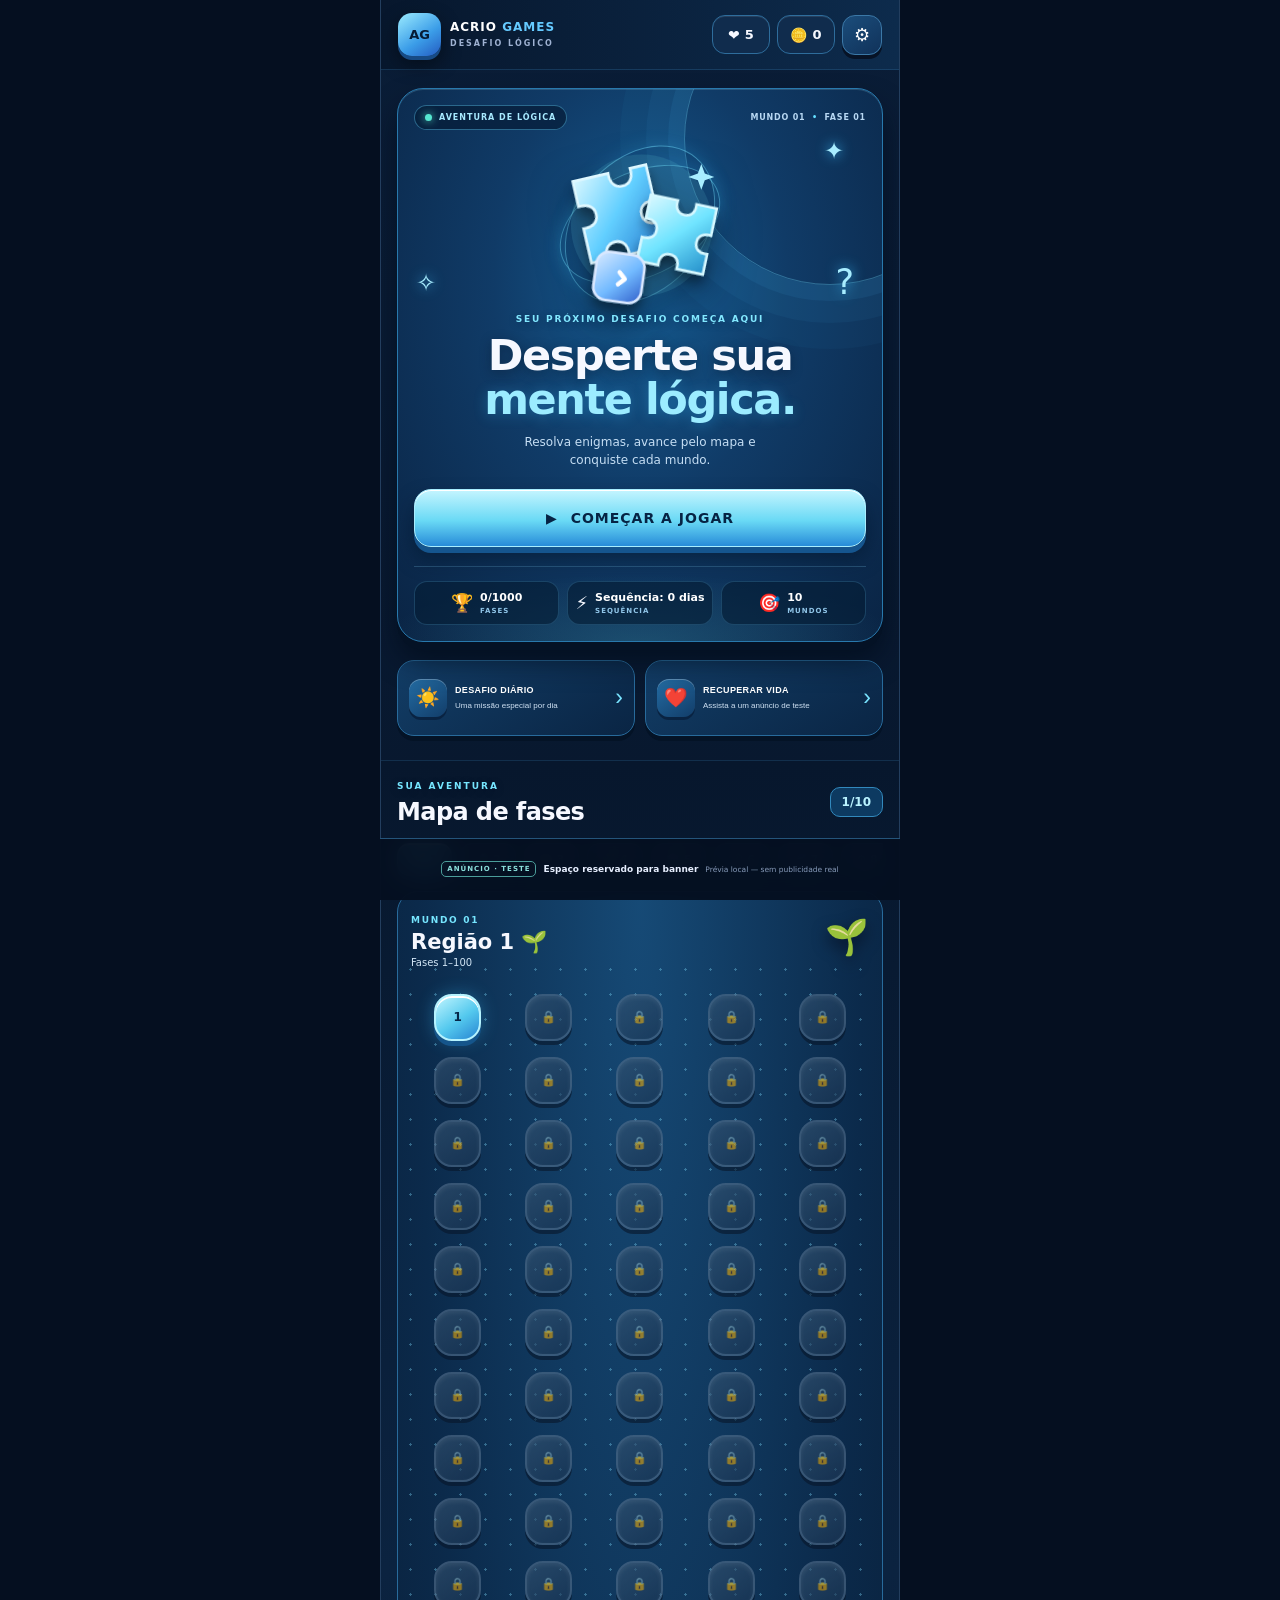
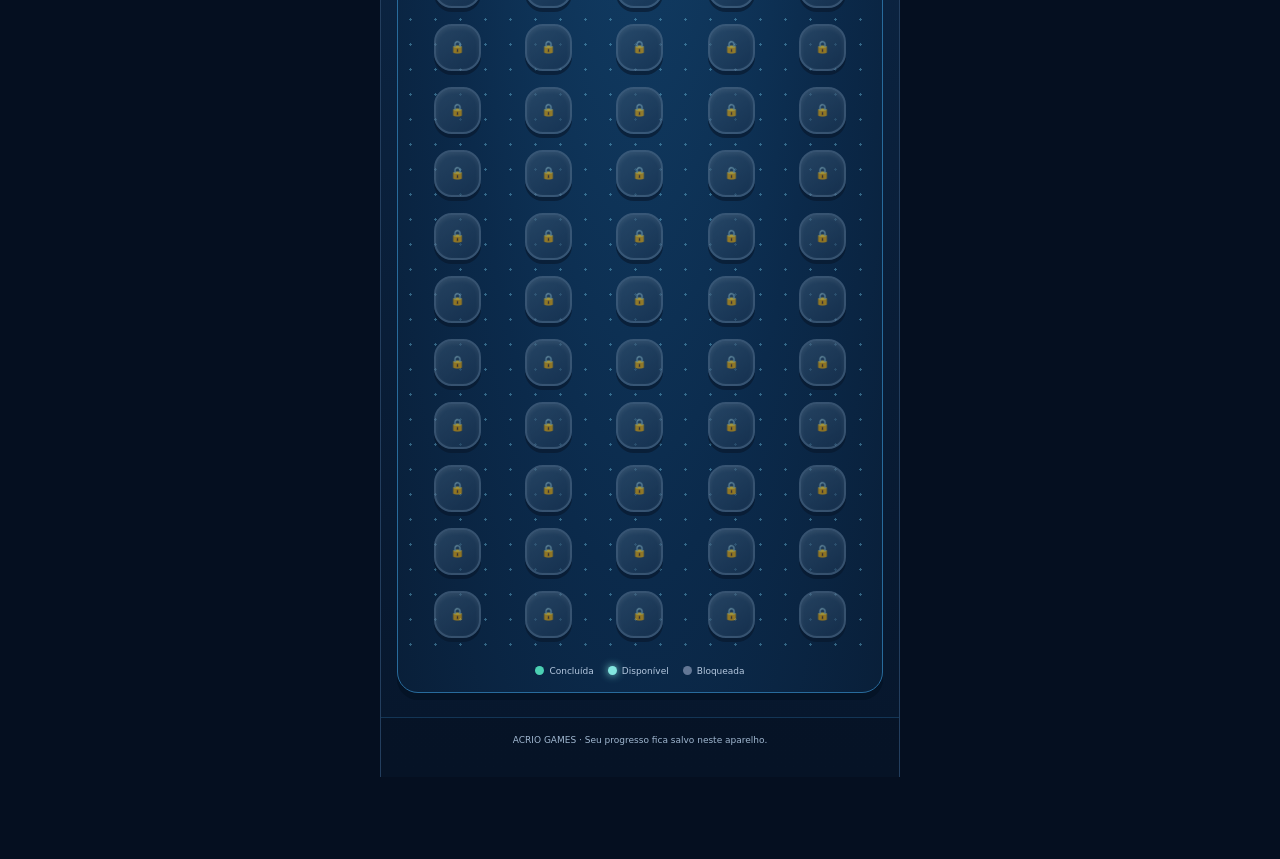
<file: projetos/desafio-logico/app/index.html>
<!doctype html>
<html lang="pt-BR">
<head>
  <meta charset="utf-8">
  <meta name="viewport" content="width=device-width, initial-scale=1, viewport-fit=cover">
  <meta name="theme-color" content="#08142c">
  <meta name="description" content="Desafio Lógico — ACRIO GAMES">
  <link rel="manifest" href="manifest.webmanifest">
  <link rel="stylesheet" href="style.css">
  <title>Desafio Lógico | ACRIO GAMES</title>
</head>
<body>
  <div class="game-shell">
    <header class="game-topbar">
      <a class="brand" href="./" aria-label="ACRIO GAMES">
        <span class="brand-icon">AG</span><span class="brand-name">ACRIO <b>GAMES</b><small>DESAFIO LÓGICO</small></span>
      </a>
      <div class="top-actions">
        <div class="mini-stat"><span>❤️</span><b id="lives-value">5</b></div>
        <div class="mini-stat"><span>🪙</span><b id="coins-value">0</b></div>
        <button class="round-button" id="settings-open" aria-label="Configurações">⚙</button>
      </div>
    </header>

    <main>
      <section class="game-hero game-home-screen">
        <div class="home-screen-top"><span class="game-mode-tag"><i></i> AVENTURA DE LÓGICA</span><span class="home-level">MUNDO 01 <b>•</b> FASE 01</span></div>
        <div class="hero-art" aria-hidden="true">
          <div class="orbit orbit-one"></div><div class="orbit orbit-two"></div>
          <svg class="puzzle-illustration" viewBox="0 0 220 220">
            <defs>
              <linearGradient id="tileA" x1="0" y1="0" x2="1" y2="1"><stop stop-color="#d8f7ff"/><stop offset=".48" stop-color="#62cfff"/><stop offset="1" stop-color="#267bd0"/></linearGradient>
              <linearGradient id="tileB" x1="0" y1="0" x2="1" y2="1"><stop stop-color="#d9f8ff"/><stop offset=".5" stop-color="#70e4ff"/><stop offset="1" stop-color="#248fca"/></linearGradient>
              <linearGradient id="tileC" x1="0" y1="0" x2="1" y2="1"><stop stop-color="#d9eaff"/><stop offset=".55" stop-color="#72baff"/><stop offset="1" stop-color="#315fca"/></linearGradient>
              <filter id="tileShadow" x="-40%" y="-40%" width="180%" height="190%"><feGaussianBlur in="SourceAlpha" stdDeviation="6"/><feOffset dy="9"/><feComponentTransfer><feFuncA type="linear" slope=".35"/></feComponentTransfer><feMerge><feMergeNode/><feMergeNode in="SourceGraphic"/></feMerge></filter>
            </defs>
            <circle cx="112" cy="108" r="82" fill="#76e6e8" opacity=".12"/>
            <g filter="url(#tileShadow)" transform="translate(18 35) rotate(-13 65 65)">
              <path d="M25 12h42c-1 11 4 18 13 18s14-7 13-18h19v42c-11-1-18 4-18 13s7 14 18 13v29H70c1-11-4-18-13-18s-14 7-13 18H25V68c11 1 18-4 18-13s-7-14-18-13z" fill="url(#tileA)" stroke="#dff8ff" stroke-width="3"/>
            </g>
            <g filter="url(#tileShadow)" transform="translate(102 70) rotate(12 47 47)">
              <path d="M12 9h32c-1 9 3 15 11 15s12-6 11-15h24v32c-9-1-15 3-15 11s6 12 15 11v24H59c1-9-3-15-11-15s-12 6-11 15H12V59c9 1 15-3 15-11S21 36 12 37z" fill="url(#tileB)" stroke="#d5f8ff" stroke-width="3"/>
            </g>
            <g filter="url(#tileShadow)" transform="translate(55 137) rotate(8 28 28)">
              <rect x="3" y="3" width="56" height="56" rx="15" fill="url(#tileC)" stroke="#d9e8ff" stroke-width="3"/>
              <path d="M31 25l7 7-7 7" fill="none" stroke="#fff" stroke-width="5" stroke-linecap="round" stroke-linejoin="round"/>
            </g>
            <path d="M181 37l4 11 11 4-11 4-4 11-4-11-11-4 11-4z" fill="#a7edff"/>
          </svg>
          <span class="float-symbol symbol-a">✦</span><span class="float-symbol symbol-b">?</span><span class="float-symbol symbol-c">✧</span>
        </div>
        <div class="hero-copy">
          <span class="eyebrow">SEU PRÓXIMO DESAFIO COMEÇA AQUI</span>
          <h1>Desperte sua<br><em>mente lógica.</em></h1>
          <p>Resolva enigmas, avance pelo mapa e conquiste cada mundo.</p>
          <button class="play-button" id="play-now"><span>▶</span> COMEÇAR A JOGAR</button>
        </div>
        <div class="home-stats">
          <div class="home-stat"><span class="home-stat-icon">🏆</span><span><b id="progress-value">0/1000</b><small>FASES</small></span></div>
          <div class="home-stat"><span class="home-stat-icon">⚡</span><span><b id="daily-streak">0 dias</b><small>SEQUÊNCIA</small></span></div>
          <div class="home-stat"><span class="home-stat-icon">🎯</span><span><b>10</b><small>MUNDOS</small></span></div>
        </div>
      </section>

      <section class="quick-actions">
        <button class="quick-card daily-quick" id="daily-open"><span class="quick-icon">☀️</span><span><b>DESAFIO DIÁRIO</b><small>Uma missão especial por dia</small></span><span class="quick-arrow">›</span></button>
        <button class="quick-card reward-quick" id="reward-ad-open"><span class="quick-icon">❤️</span><span><b>RECUPERAR VIDA</b><small>Assista a um anúncio de teste</small></span><span class="quick-arrow">›</span></button>
      </section>

      <section class="map-section">
        <div class="section-title"><div><span class="eyebrow">SUA AVENTURA</span><h2>Mapa de fases</h2></div><span class="map-progress" id="region-count">1/10</span></div>
        <nav class="region-tabs" id="region-tabs" aria-label="Regiões"></nav>
        <div class="world-card">
          <div class="world-heading"><div><span class="world-kicker">MUNDO <span id="region-count-label">01</span></span><h3 id="region-title">Região 1</h3><p id="region-subtitle">Fases 1–100</p></div><span class="world-emoji" id="region-emoji">🌱</span></div>
          <div class="phase-grid" id="phase-grid" aria-label="Fases da região"></div>
          <div class="map-legend"><span><i class="legend-dot done"></i> Concluída</span><span><i class="legend-dot current"></i> Disponível</span><span><i class="legend-dot locked"></i> Bloqueada</span></div>
        </div>
      </section>
      <p class="footer-note">ACRIO GAMES · Seu progresso fica salvo neste aparelho.</p>
    </main>
  </div>

  <div class="ad-banner" id="ad-banner"><span class="ad-label">ANÚNCIO · TESTE</span><b>Espaço reservado para banner</b><small>Prévia local — sem publicidade real</small></div>

  <dialog id="game-dialog" class="modal game-modal">
    <form method="dialog" class="modal-close-row"><button class="round-button" aria-label="Fechar">✕</button></form>
    <div id="game-content"></div>
  </dialog>

  <dialog id="settings-dialog" class="modal settings-modal">
    <form method="dialog" class="modal-close-row"><button class="round-button" aria-label="Fechar">✕</button></form>
    <span class="eyebrow">PREFERÊNCIAS</span><h2 data-i18n="settingsTitle">Configurações</h2>
    <label class="setting-row"><span data-i18n="language">Idioma</span><select id="language-select"><option value="pt">Português (Brasil)</option><option value="en">English</option><option value="es">Español</option></select></label>
    <div class="setting-group"><h3 data-i18n="sound">Áudio</h3>
      <label class="setting-row"><span data-i18n="music">Música de fundo</span><input type="checkbox" id="music-toggle"></label>
      <label class="setting-row"><span data-i18n="effects">Efeitos sonoros</span><input type="checkbox" id="effects-toggle"></label>
      <label class="setting-row stacked"><span data-i18n="musicVolume">Volume da música</span><input type="range" id="music-volume" min="0" max="100" value="70"></label>
      <label class="setting-row stacked"><span data-i18n="effectsVolume">Volume dos efeitos</span><input type="range" id="effects-volume" min="0" max="100" value="80"></label>
    </div>
    <div class="setting-group"><h3 data-i18n="accessibility">Acessibilidade</h3>
      <label class="setting-row"><span data-i18n="textSize">Texto maior</span><input type="checkbox" id="large-text"></label>
      <label class="setting-row"><span data-i18n="contrast">Alto contraste</span><input type="checkbox" id="high-contrast"></label>
      <label class="setting-row"><span data-i18n="reduceMotion">Reduzir animações</span><input type="checkbox" id="reduce-motion"></label>
    </div>
    <p class="small-note">Os anúncios desta versão são apenas simulações para testar os botões e o fluxo do jogo. A integração real do AdMob será feita no aplicativo Android.</p>
  </dialog>

  <dialog id="reward-ad-dialog" class="modal ad-modal">
    <div class="ad-screen"><span class="ad-test-tag">ANÚNCIO RECOMPENSADO · TESTE</span><div class="ad-screen-icon">🎬</div><h2>Vídeo de recompensa</h2><p>Esta é uma simulação de anúncio. Ao concluir, você recebe 1 vida de teste.</p><div class="ad-countdown" id="ad-countdown">Aguarde 5 segundos…</div><button class="play-button" id="ad-claim" disabled>Concluir anúncio de teste</button><button class="text-button" id="ad-cancel">Fechar</button></div>
  </dialog>

  <dialog id="interstitial-ad-dialog" class="modal ad-modal">
    <div class="ad-screen"><span class="ad-test-tag">INTERSTICIAL · TESTE</span><div class="ad-screen-icon">⭐</div><h2>Intervalo entre fases</h2><p>Esta tela simula o anúncio exibido entre uma fase concluída e a próxima.</p><button class="play-button" id="interstitial-close">Fechar anúncio de teste</button></div>
  </dialog>

  <script src="phase-data.js"></script>
  <script src="app.js"></script>
  <script src="ads-test.js"></script>
</body>
</html>
</file>
<file: projetos/desafio-logico/app/style.css>
:root{font-family:system-ui,-apple-system,"Segoe UI",sans-serif;color:#f6f8ff;background:#071326;font-synthesis:none;--muted:#a9bdd8;--cyan:#69e0d6}
*{box-sizing:border-box;-webkit-tap-highlight-color:transparent}
html{min-height:100%;background:#071326;overscroll-behavior-y:contain}
body{margin:0;min-height:100vh;min-height:100dvh;background:radial-gradient(ellipse at 50% 0%,#244c78 0,transparent 38%),linear-gradient(180deg,#0b1c36,#071326 65%,#101d38);padding:0 0 calc(76px + env(safe-area-inset-bottom))}
.game-shell{width:min(100%,480px);min-height:100vh;min-height:100dvh;margin:auto;padding:0 14px 26px;background:linear-gradient(180deg,#0c203eaa,#07132655);position:relative;overflow:hidden;box-shadow:0 0 55px #0005}
.game-topbar{height:66px;display:flex;align-items:center;justify-content:space-between;position:sticky;top:0;z-index:8;margin:0 -14px;padding:0 14px;background:#091a32ed;border-bottom:1px solid #36567b;backdrop-filter:blur(14px)}
.brand{display:flex;align-items:center;gap:9px;text-decoration:none;color:#fff}.brand-icon{width:40px;height:40px;border-radius:14px;display:grid;place-items:center;background:linear-gradient(145deg,#8bf0dc,#67aaff);color:#10213e;font-size:14px;font-weight:1000;box-shadow:0 4px 0 #376b91,0 7px 17px #0005}.brand-name{font-size:12px;letter-spacing:1px;font-weight:1000;line-height:1.15}.brand-name b{color:#75c9ff}.brand-name small{display:block;color:#9fb2d2;font-size:8px;letter-spacing:2px;margin-top:4px}
.top-actions{display:flex;align-items:center;gap:7px}.mini-stat{height:35px;min-width:55px;padding:0 9px;border-radius:20px;background:linear-gradient(180deg,#1b3459,#112541);border:1px solid #42658d;display:flex;align-items:center;justify-content:center;gap:5px;font-size:14px;box-shadow:inset 0 1px #ffffff13,0 3px 0 #071326}.mini-stat b{font-size:13px}.round-button{width:38px;height:38px;border:1px solid #42658d;border-radius:50%;background:linear-gradient(145deg,#1d3b61,#122746);color:#fff;font-size:18px;cursor:pointer;box-shadow:0 3px 0 #071326}
.game-hero{position:relative;isolation:isolate;overflow:hidden;min-height:300px;margin:14px -14px 15px;padding:25px 19px 18px;border:0;border-radius:0 0 30px 30px;background:radial-gradient(ellipse at 76% 44%,#3d79a7 0,#244c7a 24%,transparent 53%),linear-gradient(145deg,#1b4670,#142f54 58%,#101f3c);box-shadow:inset 0 -3px #82dce533,0 13px 25px #020a1b77}
.game-hero:before{content:"";position:absolute;z-index:-1;width:310px;height:310px;border:1px solid #a2e9ff44;border-radius:50%;right:-110px;top:-78px;box-shadow:0 0 0 17px #8adcf00c,0 0 0 42px #8adcf00a,0 0 0 72px #8adcf008}.game-hero:after{content:"";position:absolute;z-index:-1;left:-30px;right:-30px;bottom:-80px;height:150px;background:radial-gradient(ellipse,#57c9d533,transparent 68%)}
.hero-copy{position:relative;z-index:2;max-width:310px}.eyebrow{display:block;color:#8af0e3;font-size:9px;font-weight:1000;letter-spacing:2px;margin:0 0 9px}.game-hero h1{font-size:clamp(29px,8vw,38px);line-height:1.02;letter-spacing:-1px;margin:0 0 10px;font-weight:1000;text-shadow:0 3px 12px #07132666}.game-hero h1 em{font-style:normal;color:#8ce8ff}.game-hero p{color:#d0def0;font-size:12px;line-height:1.5;margin:0 0 18px;max-width:245px}
.play-button{min-height:52px;padding:0 23px;border:1px solid #c3fff1;border-radius:17px;background:linear-gradient(180deg,#a2f5df,#60cfd0 48%,#54a9dc);color:#09203b;font:1000 13px system-ui;letter-spacing:.7px;box-shadow:0 5px 0 #236c91,0 10px 18px #07132677,inset 0 1px #fff9;cursor:pointer;touch-action:manipulation}.play-button:active{transform:translateY(3px);box-shadow:0 2px 0 #236c91}.play-button span{margin-right:7px}.hero-foot{display:flex;gap:10px 14px;flex-wrap:wrap;margin-top:17px;color:#d0e1f5;font-size:9px;font-weight:700}.hero-foot b{color:#fff}
.hero-art{position:absolute;right:-5px;top:53px;width:175px;height:190px;display:grid;place-items:center;opacity:1;pointer-events:none}.orbit{position:absolute;border:1px solid #9de9f077;border-radius:50%;transform:rotate(-25deg);box-shadow:0 0 18px #6ad9e622}.orbit-one{width:165px;height:100px}.orbit-two{width:120px;height:175px;transform:rotate(40deg)}.puzzle-piece{font-size:78px;filter:drop-shadow(0 15px 13px #06132c);animation:float 3.5s ease-in-out infinite}.float-symbol{position:absolute;color:#b8f5ff;font-size:24px;text-shadow:0 0 12px #8befff}.symbol-a{top:5px;right:22px}.symbol-b{bottom:15px;right:12px;font-size:35px;color:#ffdf86}.symbol-c{left:2px;bottom:20px}@keyframes float{0%,100%{transform:translateY(0) rotate(-6deg)}50%{transform:translateY(-11px) rotate(6deg)}}
.quick-actions{display:grid;grid-template-columns:1fr 1fr;gap:9px;margin:10px 0 25px}.quick-card{min-width:0;min-height:67px;display:flex;align-items:center;gap:8px;text-align:left;padding:10px 9px;border-radius:17px;border:1px solid #45658a;background:linear-gradient(155deg,#1c3d65,#102440);color:#fff;cursor:pointer;box-shadow:0 4px 0 #071326,inset 0 1px #ffffff12;touch-action:manipulation}.quick-card:active{transform:translateY(2px)}.quick-icon{width:36px;height:36px;flex:0 0 36px;border-radius:13px;background:linear-gradient(145deg,#315d83,#1d3c61);display:grid;place-items:center;font-size:19px;box-shadow:inset 0 1px #ffffff22}.quick-card b{display:block;font-size:9px;letter-spacing:.25px}.quick-card small{display:block;color:#b4c9e3;font-size:8px;line-height:1.3;margin-top:4px}.quick-arrow{margin-left:auto;color:#8ce7df;font-size:23px}
.map-section{margin:0 -14px;padding:20px 14px 23px;background:linear-gradient(180deg,#0c1b33,#102342 35%,#0b1a31);border-top:1px solid #42608455;border-bottom:1px solid #42608455}.section-title{display:flex;align-items:flex-end;justify-content:space-between;margin-bottom:12px}.section-title h2{font-size:23px;margin:0;line-height:1;font-weight:1000;letter-spacing:-.5px}.map-progress{color:#8af0df;font-weight:1000;font-size:12px;background:#173c50;border:1px solid #397b83;border-radius:20px;padding:6px 11px}
.region-tabs{display:flex;gap:7px;overflow-x:auto;padding:3px 0 14px;scrollbar-width:none}.region-tabs::-webkit-scrollbar{display:none}.region-tab{flex:0 0 auto;border:1px solid #36577d;background:#132a49;color:#c5d4eb;border-radius:18px;padding:8px 13px;font:900 11px system-ui;cursor:pointer}.region-tab.active{background:linear-gradient(180deg,#3e7e9c,#245578);border-color:#8ae5e2;color:white;box-shadow:0 3px 0 #102642,inset 0 1px #ffffff44}
.world-card{position:relative;overflow:hidden;background:radial-gradient(ellipse at 50% 0%,#254e70,#142e4d 48%,#10213b);border:1px solid #3a5d7c;border-radius:25px;padding:15px 13px 14px;box-shadow:0 7px 0 #071326,inset 0 1px #ffffff12}.world-card:before{content:"";position:absolute;inset:75px 0 50px;opacity:.3;background-image:radial-gradient(#9be4e9 1px,transparent 1px);background-size:23px 23px;pointer-events:none}.world-heading{position:relative;display:flex;align-items:center;justify-content:space-between;margin-bottom:15px}.world-kicker{color:#8ae7df;font-size:9px;font-weight:1000;letter-spacing:1.7px}.world-heading h3{font-size:19px;margin:3px 0;font-weight:1000}.world-heading p{font-size:10px;color:#b1c6df;margin:0}.world-emoji{font-size:39px;filter:drop-shadow(0 5px 9px #0008)}
.phase-grid{position:relative;display:grid;grid-template-columns:repeat(3,minmax(0,1fr));gap:13px 7px;padding:7px 4px 12px;justify-items:center}.phase-grid:before{content:"";position:absolute;z-index:0;top:28px;bottom:28px;left:50%;width:5px;transform:translateX(-50%);border-radius:9px;background:repeating-linear-gradient(to bottom,#72d5d6 0 10px,transparent 10px 19px);opacity:.25}.phase-button{position:relative;z-index:1;width:53px;height:53px;min-height:53px;border:3px solid #425a78;border-radius:50%;background:linear-gradient(145deg,#304765,#1b304b);color:#9aacc4;font:1000 13px system-ui;cursor:pointer;box-shadow:0 5px 0 #08172a,inset 0 2px 3px #ffffff17;touch-action:manipulation}.phase-button:nth-child(3n+1){transform:translateX(20px)}.phase-button:nth-child(3n+2){transform:translateY(7px)}.phase-button:nth-child(3n){transform:translateX(-20px)}.phase-button.available{background:linear-gradient(145deg,#a4f1d8,#54b9c7 55%,#347db0);border-color:#c6fff0;color:#09223c;box-shadow:0 5px 0 #1c587a,0 0 17px #62dfdc66,inset 0 2px #ffffffa8;animation:readyPulse 2.6s ease-in-out infinite}.phase-button.done{background:linear-gradient(145deg,#59d6b1,#198d88);border-color:#a4ffdd;color:#062f35;box-shadow:0 5px 0 #105c61,inset 0 2px #ffffff77}.phase-button:disabled{cursor:not-allowed;opacity:.78}.phase-button:not(:disabled):active{transform:translateY(3px) scale(.96)}@keyframes readyPulse{0%,100%{filter:brightness(1)}50%{filter:brightness(1.15)}}
.map-legend{position:relative;display:flex;gap:12px;justify-content:center;flex-wrap:wrap;font-size:8px;color:#b5c8df;margin:12px 0 0}.map-legend span{display:flex;align-items:center;gap:5px}.legend-dot{width:8px;height:8px;border-radius:50%;display:inline-block}.legend-dot.done{background:#4bd0b3}.legend-dot.current{background:#83e6df;box-shadow:0 0 8px #83e6df}.legend-dot.locked{background:#637795}.footer-note{text-align:center;color:#8199b8;font-size:9px;margin:17px 0 4px}
.ad-banner{position:fixed;z-index:10;bottom:0;left:50%;transform:translateX(-50%);width:min(100%,480px);min-height:56px;padding:7px 10px calc(7px + env(safe-area-inset-bottom));background:#08172bea;border-top:1px solid #395a7e;display:flex;align-items:center;justify-content:center;gap:7px;flex-wrap:wrap;text-align:center;backdrop-filter:blur(14px);font-size:9px}.ad-label,.ad-test-tag{font-size:7px;font-weight:1000;letter-spacing:1px;color:#8ce0dc;border:1px solid #4b9d9a;border-radius:5px;padding:3px 5px}.ad-banner b{color:#e7efff}.ad-banner small{color:#879bb9}
.modal{border:1px solid #52749a;border-radius:27px;background:linear-gradient(160deg,#183555,#0b1b34 80%);color:#f5f7ff;width:min(94vw,460px);max-height:88vh;overflow:auto;padding:19px;box-shadow:0 25px 90px #000c}.modal::backdrop{background:#020916e8;backdrop-filter:blur(8px)}.modal-close-row{display:flex;justify-content:flex-end;margin:-7px -7px 8px}.modal-close-row .round-button{margin:0}.modal h2{margin:0 0 14px;font-size:24px}.modal h3{font-size:21px;line-height:1.2;margin:12px 0}.question-type{display:inline-block;color:#8cf0e5;background:#173f55;border:1px solid #397a88;padding:6px 10px;border-radius:20px;font-size:9px;font-weight:1000;letter-spacing:1px}.question-text{font-size:16px;line-height:1.5;margin:16px 0 19px;color:#e2edfb}.answer-list{display:grid;gap:10px}.answer-option{background:linear-gradient(145deg,#203e60,#172d4b);border:1px solid #48698e;color:white;padding:15px;border-radius:16px;text-align:left;font:800 14px system-ui;cursor:pointer;box-shadow:0 3px 0 #09172a;touch-action:manipulation}.answer-option:disabled{opacity:.7}.answer-option.selected{border-color:#73ded8;background:#214b63;box-shadow:inset 0 0 0 1px #73ded8;color:#fff}.feedback{padding:13px;border-radius:14px;margin:13px 0;font-size:13px;line-height:1.5}.feedback.good{background:#16473f;border:1px solid #39a992}.feedback.bad{background:#4b2b3b;border:1px solid #c56b85}.action-row{display:grid;grid-template-columns:1fr 1fr;gap:9px;margin-top:13px}.primary-button,.secondary-button,.ghost-button{border:0;border-radius:14px;padding:14px;font:900 12px system-ui;cursor:pointer}.primary-button{background:linear-gradient(180deg,#a2f5df,#55b8d1);color:#10213c;width:100%;font-size:14px;box-shadow:0 4px 0 #28678b}.ghost-button{border:1px solid #49688c;background:#142c49;color:#d8e5fa}.numeric-answer{display:grid;gap:10px;margin:12px 0}.numeric-answer input{width:100%;background:#0c1930;border:1px solid #52719d;border-radius:14px;color:#fff;padding:15px;font:800 20px system-ui}.multi-option{display:flex;align-items:center;gap:11px;cursor:pointer}.multi-option input{width:19px;height:19px;accent-color:#72ded8}.multi-option span{flex:1}.multi-option:has(input:checked){border-color:#73ded8;background:#214b63}.setting-row{display:flex;align-items:center;justify-content:space-between;gap:12px;padding:12px 0;border-bottom:1px solid #2a3e61;font-size:13px}.setting-row select{background:#1b3153;color:white;border:1px solid #45618b;border-radius:9px;padding:8px}.setting-group{margin-top:15px}.setting-group h3{font-size:14px;color:var(--cyan);margin:0}.setting-row input[type=checkbox]{width:20px;height:20px;accent-color:#6cd8d3}.setting-row.stacked{align-items:flex-start;flex-direction:column}.setting-row input[type=range]{width:100%;accent-color:#71d8d5}.small-note{font-size:11px;line-height:1.5;color:var(--muted);margin-top:18px}.ad-modal{width:min(92vw,420px);text-align:center}.ad-screen{padding:12px 4px 8px}.ad-screen-icon{font-size:65px;margin:18px 0 10px;filter:drop-shadow(0 8px 15px #0008)}.ad-screen p{color:#b6c5dd;font-size:13px;line-height:1.5}.ad-countdown{margin:18px 0;color:#8fe4df;font-size:12px;font-weight:900}.ad-screen .play-button{width:100%}.ad-screen .play-button:disabled{opacity:.4;cursor:not-allowed}.text-button{display:block;margin:14px auto 0;border:0;background:transparent;color:#a9bad5;font:800 12px system-ui;cursor:pointer}.high-contrast{--muted:#e2eaff}.large-text{font-size:18px}.reduce-motion *{animation:none!important;transition:none!important}
@media(min-width:600px){.game-shell{border-left:1px solid #233e5e;border-right:1px solid #233e5e}.phase-grid{grid-template-columns:repeat(5,minmax(0,1fr))}.phase-button:nth-child(n){transform:none}.phase-grid:before{display:none}}
@media(max-width:370px){.hero-art{right:-35px;opacity:.7}.game-hero h1{font-size:29px}.hero-foot{gap:8px}.quick-card{gap:6px;padding:9px 7px}.quick-card b{font-size:8px}.quick-card small{font-size:7px}.phase-button{width:48px;height:48px;min-height:48px}}
@media(prefers-reduced-motion:reduce){*,*::before,*::after{animation:none!important;scroll-behavior:auto!important}}

/* ===== NOVA DIREÇÃO VISUAL: GAME MOBILE ACRIO ===== */
:root{--game-ink:#07172e;--game-blue:#123c68;--game-aqua:#72eadb;--game-gold:#ffd477}
body{background:radial-gradient(ellipse at 50% -8%,#3979a5 0,transparent 42%),linear-gradient(180deg,#0b2342 0%,#07152c 72%,#0b1d37 100%)}
.game-shell{width:min(100%,520px);padding-left:16px;padding-right:16px;background:linear-gradient(180deg,#0b2340a8,#07162b88)}
.game-topbar{margin:0 -16px;padding:0 16px;height:68px;background:linear-gradient(90deg,#081a32f5,#102c4bf5);border-bottom:1px solid #6aa6c344}
.brand-icon{border-radius:13px;background:linear-gradient(145deg,#fff0a6,#68e6dc 58%,#69aaff);box-shadow:0 4px 0 #24648a,0 8px 20px #0006}
.mini-stat{min-width:58px;height:39px;border:1px solid #5d87ad;background:linear-gradient(180deg,#294c72,#122d4e);box-shadow:0 4px 0 #071326,inset 0 1px #ffffff30}
.round-button{width:39px;height:39px;border:1px solid #6489ad;background:linear-gradient(145deg,#315b82,#173657);box-shadow:0 4px 0 #071326}
.game-hero{min-height:278px;margin:13px -8px 14px;padding:25px 17px 18px;border:1px solid #80c9db66;border-radius:27px;background:radial-gradient(ellipse at 78% 45%,#4e9bb2 0,#28628d 27%,transparent 57%),linear-gradient(145deg,#235a88 0%,#17436d 54%,#102a4b 100%);box-shadow:0 8px 0 #08172b,0 17px 30px #020a1b88,inset 0 1px #ffffff44}
.game-hero:before{right:-94px;top:-96px;width:290px;height:290px;border-color:#b5f5ed55;box-shadow:0 0 0 16px #8adcf015,0 0 0 38px #8adcf00d,0 0 0 64px #8adcf009}
.hero-copy{max-width:65%}
.eyebrow{color:#a4fff0;font-size:9px;letter-spacing:2px;text-shadow:0 2px 8px #07132655}
.game-hero h1{font-size:clamp(26px,7vw,34px);line-height:1.04;letter-spacing:-1.1px}
.game-hero h1 em{color:#ffe39a;text-shadow:0 2px 12px #f8bd5a55}
.game-hero p{font-size:11px;max-width:220px;line-height:1.45;margin-bottom:15px}
.play-button{min-height:49px;padding:0 20px;border:1px solid #fff4c7;border-radius:15px;background:linear-gradient(180deg,#fff0a8 0%,#ffd16e 48%,#f5a84e 100%);color:#183454;font-size:12px;box-shadow:0 5px 0 #a75d37,0 10px 18px #06152b88,inset 0 1px #fff}
.play-button:active{box-shadow:0 2px 0 #a75d37}
.hero-foot{gap:7px 10px;margin-top:14px;font-size:8px}
.hero-art{right:0;top:38px;width:43%;height:205px}
.puzzle-illustration{width:100%;height:100%;overflow:visible;filter:drop-shadow(0 13px 16px #04152c66);animation:gameFloat 4s ease-in-out infinite}
.orbit-one{width:150px;height:92px;border-color:#d2fff477}
.orbit-two{width:112px;height:160px;border-color:#d2fff444}
.float-symbol{color:#fff0ad;text-shadow:0 0 13px #fff}
.symbol-b{color:#ffe09b}
@keyframes gameFloat{0%,100%{transform:translateY(2px) rotate(-2deg)}50%{transform:translateY(-8px) rotate(2deg)}}
.quick-actions{gap:10px;margin:12px 0 20px}
.quick-card{min-height:73px;padding:10px;border:1px solid #5a7da0;border-radius:18px;background:linear-gradient(150deg,#244e75,#122c4c);box-shadow:0 5px 0 #06152a,inset 0 1px #ffffff24}
.quick-icon{width:39px;height:39px;flex-basis:39px;border-radius:14px;background:linear-gradient(145deg,#416f94,#1a4165);box-shadow:0 3px 0 #0b2440,inset 0 1px #ffffff55}
.quick-card b{font-size:9px;letter-spacing:.35px}
.quick-card small{font-size:8px;color:#d0e2f4}
.quick-arrow{color:#ffe39a}
.map-section{margin:0 -16px;padding:19px 16px 22px;background:linear-gradient(180deg,#0a1b33,#102b4b 45%,#091a31);border-top:1px solid #6aa6c333;border-bottom:1px solid #6aa6c333}
.section-title h2{font-size:22px;letter-spacing:-.6px}
.map-progress{background:linear-gradient(145deg,#286c79,#17465d);border:1px solid #72dccc;color:#c5fff1;padding:7px 12px}
.region-tabs{gap:8px;padding:4px 0 13px}
.region-tab{border:1px solid #456c90;border-radius:13px;background:linear-gradient(180deg,#1e3e60,#122a49);padding:9px 13px;color:#d6e8fa;box-shadow:0 3px 0 #07162b;font-size:11px}
.region-tab.active{background:linear-gradient(180deg,#78e5d5,#2998b1);border-color:#c5fff1;color:#092b46;box-shadow:0 4px 0 #17617a,inset 0 1px #fff}
.world-card{border:1px solid #547da1;border-radius:22px;padding:15px 12px;background:radial-gradient(ellipse at 50% 0%,#2c6383,#163c60 52%,#102844);box-shadow:0 7px 0 #06152a,inset 0 1px #ffffff2b}
.world-card:before{inset:65px 0 45px;opacity:.35;background-image:radial-gradient(#b5f5e9 1.2px,transparent 1.2px);background-size:25px 25px}
.world-heading{margin-bottom:12px}
.world-kicker{color:#a6fff0}
.world-heading h3{font-size:20px}
.world-heading p{color:#d1e5f5}
.world-emoji{font-size:43px;filter:drop-shadow(0 7px 8px #06152b)}
.phase-grid{grid-template-columns:repeat(5,minmax(0,1fr));gap:12px 5px;padding:8px 2px 10px}
.phase-grid:before{display:none}
.phase-button,.phase-button:nth-child(n){width:47px;height:47px;min-height:47px;transform:none;border:2px solid #526e8b;background:linear-gradient(145deg,#355472,#1b3553);color:#b7c9dd;font-size:12px;box-shadow:0 4px 0 #08172b,inset 0 2px 4px #ffffff20}
.phase-button.available{border:2px solid #d3fff0;background:linear-gradient(145deg,#b7ffe4,#55d3c5 55%,#3c9fcb);color:#0b3150;box-shadow:0 5px 0 #1a6986,0 0 16px #63e9d966,inset 0 2px #fff;animation:readyPulse 2s ease-in-out infinite}
.phase-button.done{border:2px solid #c2ffe0;background:linear-gradient(145deg,#82f3bd,#2dbb9d);color:#063c43;box-shadow:0 4px 0 #126a61,inset 0 2px #fff9}
.phase-button:disabled{opacity:.62}
.map-legend{font-size:9px;gap:14px;margin-top:13px}
.legend-dot{width:9px;height:9px}
.footer-note{font-size:9px;color:#a0b7d0}
.ad-banner{background:#07172bea;border-top:1px solid #53799c;min-height:54px}
.modal{border:1px solid #6b91b5;border-radius:25px;background:radial-gradient(ellipse at 50% 0%,#285579,#102641 72%);box-shadow:0 25px 90px #000d,inset 0 1px #ffffff25}
.modal h2{font-size:23px}
.question-type{background:linear-gradient(120deg,#1b6372,#16405e);border:1px solid #5dc9c3;color:#b8fff1}
.question-text{padding:15px;border:1px solid #547b9e;border-radius:17px;background:linear-gradient(145deg,#214766,#142f4d);font-size:16px;box-shadow:inset 0 1px #ffffff18}
.answer-option{border:1px solid #587da1;border-radius:15px;background:linear-gradient(145deg,#294e70,#173554);box-shadow:0 4px 0 #08182d,inset 0 1px #ffffff1c}
.answer-option.selected{border:2px solid #8cf4df;background:linear-gradient(145deg,#28677b,#1c4967);box-shadow:0 4px 0 #0d2b43,inset 0 0 0 1px #8cf4df}
.primary-button{border-radius:14px;background:linear-gradient(180deg,#fff0a8,#ffc45e);color:#193654;box-shadow:0 4px 0 #a75d37}
.ghost-button{border:1px solid #58799a;border-radius:14px;background:linear-gradient(145deg,#244767,#15314f)}
.feedback.good{background:linear-gradient(145deg,#176c59,#10463e);border:1px solid #60e0b6;box-shadow:0 0 18px #2ad4a333}
.feedback.bad{background:linear-gradient(145deg,#713a4b,#472a42);border:1px solid #e38ba3}
.numeric-answer input{border:1px solid #70a1c2;background:#091d35}
@media(max-width:390px){
  .game-hero{min-height:270px;padding:22px 14px 16px}
  .hero-copy{max-width:68%}
  .hero-art{right:-8px;width:43%;top:43px}
  .game-hero h1{font-size:26px}
  .hero-foot{max-width:260px}
  .phase-button,.phase-button:nth-child(n){width:43px;height:43px;min-height:43px}
  .quick-card{gap:6px;padding:9px 7px}
  .quick-card b{font-size:8px}
}
@media(prefers-reduced-motion:reduce){.puzzle-illustration{animation:none}}


/* Tela de partida imersiva: deixa de parecer um pop-up de site */
@media(max-width:600px){
  .game-modal{
    position:fixed;
    inset:0;
    width:100vw;
    max-width:none;
    height:100vh;
    height:100dvh;
    max-height:none;
    margin:0;
    padding:calc(14px + env(safe-area-inset-top)) 16px calc(20px + env(safe-area-inset-bottom));
    border:0;
    border-radius:0;
    overflow-x:hidden;
    overflow-y:auto;
    background:
      radial-gradient(ellipse at 50% 0%,#285579 0%,transparent 48%),
      linear-gradient(180deg,#102b49 0%,#0a1c34 58%,#07162b 100%);
    box-shadow:none;
  }
  .game-modal::backdrop{
    background:#061326;
    backdrop-filter:none;
  }
  .game-modal .modal-close-row{
    position:sticky;
    top:0;
    z-index:5;
    margin:-4px -2px 16px;
    padding:0 0 10px;
    background:linear-gradient(180deg,#102b49 72%,transparent);
  }
  .game-modal .modal-close-row .round-button{
    width:44px;
    height:44px;
    border-radius:15px;
    font-size:19px;
  }
  .game-modal #game-content{
    width:min(100%,520px);
    margin:0 auto;
    padding:0 0 18px;
  }
  .game-modal #game-content h3{
    font-size:clamp(23px,6vw,29px);
    line-height:1.15;
    margin:14px 0;
  }
  .game-modal .question-text{
    font-size:clamp(17px,4.5vw,19px);
    line-height:1.55;
    padding:18px;
    margin:16px 0 20px;
    border-radius:20px;
  }
  .game-modal .answer-list{gap:12px}
  .game-modal .answer-option{
    min-height:58px;
    padding:17px;
    font-size:15px;
    border-radius:18px;
    text-align:left;
  }
  .game-modal .numeric-answer input{
    min-height:58px;
    font-size:22px;
  }
  .game-modal .primary-button,
  .game-modal .ghost-button{
    min-height:52px;
    font-size:13px;
    border-radius:16px;
  }
  .game-modal .action-row{
    position:sticky;
    bottom:0;
    padding:12px 0 max(8px,env(safe-area-inset-bottom));
    background:linear-gradient(180deg,transparent,#0a1c34 24%);
  }
}


.play-hud{
  display:flex;
  align-items:center;
  justify-content:space-between;
  gap:8px;
  margin:0 0 18px;
  padding:10px 12px;
  border:1px solid #6288aa;
  border-radius:16px;
  background:linear-gradient(145deg,#24496b,#122b49);
  color:#f5f8ff;
  font-size:12px;
  font-weight:900;
  box-shadow:0 4px 0 #07162b,inset 0 1px #ffffff20;
}
.play-stage{
  color:#a9fff0;
  letter-spacing:1px;
  font-size:11px;
}


/* Acabamento da interface de partida mobile */
.game-modal .play-hud{
  position:sticky;
  top:0;
  z-index:4;
  min-height:54px;
  margin-bottom:12px;
  border-color:#75a4c6;
  background:linear-gradient(110deg,#285577,#163653 70%,#203f61);
}
.game-progress{
  height:8px;
  overflow:hidden;
  margin:0 2px 22px;
  border:1px solid #527c9e;
  border-radius:20px;
  background:#071a30;
  box-shadow:inset 0 2px 4px #0008;
}
.game-progress span{
  display:block;
  height:100%;
  border-radius:inherit;
  background:linear-gradient(90deg,#61d6c9,#a4f0d0,#ffdc87);
  box-shadow:0 0 12px #68e4d5aa;
  transition:width .25s ease;
}
.challenge-panel{
  position:relative;
  margin:0 0 16px;
  padding:17px 15px 15px;
  border:1px solid #5b82a4;
  border-radius:22px;
  background:
    radial-gradient(ellipse at 90% 0%,#39718d55,transparent 52%),
    linear-gradient(145deg,#1c4263,#102944);
  box-shadow:0 6px 0 #07182c,inset 0 1px #ffffff20;
}
.challenge-panel h3{margin:14px 0 10px}
.challenge-panel .question-text{
  margin:0;
  border-color:#6b94b4;
  background:linear-gradient(145deg,#244d6d,#153450);
}
.game-modal .answer-option:focus-visible,
.game-modal .primary-button:focus-visible,
.game-modal .ghost-button:focus-visible,
.game-modal .round-button:focus-visible{
  outline:3px solid #ffe29a;
  outline-offset:3px;
}
.game-modal button,
.game-modal input{touch-action:manipulation}
@media(max-width:600px){
  .game-modal .play-hud{top:0}
  .game-modal .challenge-panel{padding:19px 16px 16px}
  .game-modal .answer-option{min-height:62px}
  .game-modal .action-row{gap:10px}
}
@media(max-width:360px){
  .game-modal .play-hud{font-size:11px;padding:9px}
  .game-modal .play-stage{font-size:10px}
  .game-modal .action-row{grid-template-columns:1fr}
}


/* Ajustes de tela cheia e áreas seguras do aplicativo instalado */
@media(max-width:600px){
  html,body{width:100%;min-height:100%;overscroll-behavior:none}
  body{padding-bottom:calc(64px + env(safe-area-inset-bottom))}
  .game-shell{width:100%;max-width:520px;min-height:100svh;padding-top:0}
  .game-topbar{
    top:0;
    height:calc(68px + env(safe-area-inset-top));
    padding-top:env(safe-area-inset-top);
  }
  .game-hero{margin-top:12px}
  .ad-banner{padding-bottom:calc(7px + env(safe-area-inset-bottom))}
}
@media(display-mode:standalone){
  body{min-height:100svh}
  .game-topbar{backdrop-filter:blur(18px)}
}


/* IDENTIDADE VISUAL AZUL TECNOLÓGICA — ACRIO GAMES */
:root{--game-aqua:#55d9f2;--game-blue:#2478d2;--game-gold:#55d9f2}
body{background:radial-gradient(ellipse at 50% -12%,#164d83 0,transparent 43%),linear-gradient(180deg,#071a35 0%,#061226 70%,#0a1d39 100%)}
.game-shell{background:linear-gradient(180deg,#081b35e8,#06152beF)}
.game-topbar{background:linear-gradient(90deg,#06152df7,#0b2443f7);border-bottom:1px solid #368ac455}
.brand-icon{background:linear-gradient(145deg,#9cecff,#3b9de8 58%,#245bc1);color:#061b35;box-shadow:0 4px 0 #174b85,0 8px 20px #0007}
.brand-name b{color:#65caff}
.mini-stat{border-color:#356b9a;background:linear-gradient(180deg,#173d68,#0c2749)}
.round-button{border-color:#3b78a7;background:linear-gradient(145deg,#1b4d7b,#10325a)}
.game-hero{border:1px solid #3c9bd477;background:radial-gradient(ellipse at 78% 44%,#1b75b8 0,#124c83 28%,transparent 59%),linear-gradient(145deg,#123e70,#0c2c53 58%,#081c39);box-shadow:0 8px 0 #06152b,0 17px 30px #020a1b99,inset 0 1px #a7eaff33}
.game-hero:before{border-color:#74dfff55;box-shadow:0 0 0 16px #4bb8f015,0 0 0 38px #4bb8f00d,0 0 0 64px #4bb8f009}
.eyebrow,.world-kicker{color:#76e6ff}
.game-hero h1 em{color:#8de8ff;text-shadow:0 2px 14px #37baff55}
.play-button,.primary-button{border:1px solid #a8eeff;background:linear-gradient(180deg,#b8f3ff 0%,#62d8f2 48%,#348fdc 100%);color:#062344;box-shadow:0 5px 0 #14538e,0 10px 18px #06152b88,inset 0 1px #fff}
.play-button:active{box-shadow:0 2px 0 #14538e}
.primary-button{box-shadow:0 4px 0 #14538e}
.hero-art .float-symbol,.symbol-b{color:#a8edff;text-shadow:0 0 13px #39bfff}
.orbit{border-color:#71dfff77;box-shadow:0 0 18px #39bfff33}
.quick-card{border-color:#326d9d;background:linear-gradient(150deg,#174775,#0b2749);box-shadow:0 5px 0 #06152a,inset 0 1px #ffffff20}
.quick-icon{background:linear-gradient(145deg,#246da4,#123d69);box-shadow:0 3px 0 #092342,inset 0 1px #ffffff44}
.quick-arrow{color:#79e4ff}
.map-section{background:linear-gradient(180deg,#07182f,#0b2443 45%,#07182f);border-color:#368ac444}
.map-progress{background:linear-gradient(145deg,#155d91,#103b68);border-color:#3c9bd4;color:#b9f3ff}
.region-tab{border-color:#2d5f8c;background:linear-gradient(180deg,#14375e,#0b2545);box-shadow:0 3px 0 #06152b}
.region-tab.active{background:linear-gradient(180deg,#67dfff,#258bd5);border-color:#b8f3ff;color:#062344;box-shadow:0 4px 0 #15558e,inset 0 1px #fff}
.world-card{border-color:#326c9c;background:radial-gradient(ellipse at 50% 0%,#164d7b,#10345b 52%,#0a2342);box-shadow:0 7px 0 #06152a,inset 0 1px #ffffff20}
.world-card:before{background-image:radial-gradient(#80dfff 1.1px,transparent 1.1px)}
.phase-button.available{border-color:#b5f3ff;background:linear-gradient(145deg,#c2f6ff,#54c9ee 55%,#2785d2);color:#062748;box-shadow:0 5px 0 #15558b,0 0 18px #39bfff66,inset 0 2px #fff;animation:readyPulse 2.2s ease-in-out infinite}
.phase-button.done{border-color:#9be8ff;background:linear-gradient(145deg,#5fc9f0,#247bc0);color:#052a4b;box-shadow:0 4px 0 #124b7d,inset 0 2px #ffffff99}
.phase-grid:before{background:repeating-linear-gradient(to bottom,#4dbcf0 0 10px,transparent 10px 19px)}
.ad-banner{border-color:#2b5e8b;background:#06152def}
.modal{border-color:#3c83b4;background:radial-gradient(ellipse at 50% 0%,#174b75,#0a203d 72%)}
.question-type{background:linear-gradient(120deg,#124f7b,#10345b);border-color:#318ac0;color:#9cecff}
.question-text{border-color:#326e9d;background:linear-gradient(145deg,#153e65,#0d2a4c)}
.answer-option{border-color:#356f9e;background:linear-gradient(145deg,#19466e,#102d50)}
.answer-option.selected{border-color:#75e3ff;background:linear-gradient(145deg,#1b5c85,#123b61);box-shadow:0 4px 0 #092b49,inset 0 0 0 1px #75e3ff}
.ghost-button{border-color:#356f9e;background:linear-gradient(145deg,#173f65,#0d2b4d)}
.feedback.good{background:linear-gradient(145deg,#104d70,#0b3454);border-color:#42b9ed}
.feedback.bad{background:linear-gradient(145deg,#60374c,#39263f);border-color:#d47b9a}
.numeric-answer input{border-color:#3988bd;background:#071a33}
.play-hud,.game-modal .play-hud{border-color:#3479aa;background:linear-gradient(110deg,#174873,#0d2c4d 70%,#153b62)}
.play-stage{color:#9cecff}
.game-progress{border-color:#28628f}
.game-progress span{background:linear-gradient(90deg,#287ed0,#52d5f2,#b0f2ff);box-shadow:0 0 12px #43c7f2aa}
.challenge-panel{border-color:#3478a9;background:radial-gradient(ellipse at 90% 0%,#1b659255,transparent 52%),linear-gradient(145deg,#143d63,#0b2949)}
.challenge-panel .question-text{border-color:#3679a8;background:linear-gradient(145deg,#17436a,#0e2d4d)}
.game-modal .answer-option:focus-visible,.game-modal .primary-button:focus-visible,.game-modal .ghost-button:focus-visible,.game-modal .round-button:focus-visible{outline-color:#8ceaff}
@media(max-width:390px){.game-hero{background:radial-gradient(ellipse at 78% 44%,#1b75b8 0,#124c83 28%,transparent 59%),linear-gradient(145deg,#123e70,#0c2c53 58%,#081c39)}}


/* REDESIGN ESTRUTURAL — EXPERIÊNCIA DE JOGO MOBILE */
body{background:#050f20;padding-bottom:calc(82px + env(safe-area-inset-bottom))}
.game-shell{width:100%;max-width:520px;padding:0 16px 28px;background:linear-gradient(180deg,#0a1d37 0%,#07162b 48%,#061326 100%);box-shadow:none}
.game-topbar{height:70px;margin:0 -16px;padding:0 17px;border-bottom:1px solid #28608d66;background:linear-gradient(90deg,#07172d,#0d2b4c)}
.brand-icon{width:43px;height:43px;border-radius:14px;font-size:13px}
.mini-stat{min-width:58px;height:39px;border-radius:13px;background:#102c4d;border:1px solid #2e6d9c;box-shadow:inset 0 1px #ffffff18}
.round-button{width:40px;height:40px;border-radius:13px}
.game-hero.game-home-screen{display:flex;flex-direction:column;min-height:0;margin:14px 0 18px;padding:16px;border:1px solid #2879ad;border-radius:26px;background:radial-gradient(ellipse at 50% 35%,#155b91 0%,#103b67 43%,#0a2444 100%);box-shadow:0 8px 0 #041225,0 18px 28px #020a18a6,inset 0 1px #a9edff2b}
.home-screen-top{display:flex;justify-content:space-between;align-items:center;gap:8px;position:relative;z-index:2}
.game-mode-tag{display:inline-flex;align-items:center;gap:7px;padding:7px 10px;border-radius:20px;background:#061b34a8;border:1px solid #54b9e477;color:#a8eaff;font-size:8px;font-weight:1000;letter-spacing:1px}
.game-mode-tag i{width:7px;height:7px;border-radius:50%;background:#56e6d0;box-shadow:0 0 9px #56e6d0}
.home-level{color:#b9d9f4;font-size:8px;font-weight:900;letter-spacing:.8px;white-space:nowrap}
.home-level b{color:#65dfff;padding:0 3px}
.game-home-screen .hero-art{position:relative;top:auto;right:auto;width:100%;height:185px;margin:2px auto -3px;opacity:1}
.game-home-screen .hero-art .puzzle-illustration{width:190px;height:190px;filter:drop-shadow(0 15px 20px #020c1c88)}
.game-home-screen .hero-art .orbit-one{width:170px;height:105px}
.game-home-screen .hero-art .orbit-two{width:130px;height:175px}
.game-home-screen .hero-copy{max-width:none;text-align:center;z-index:2}
.game-home-screen .eyebrow{font-size:9px;letter-spacing:1.8px;margin:0 0 10px;color:#82e8ff}
.game-home-screen h1{font-size:clamp(32px,9vw,43px);line-height:1.02;letter-spacing:-1.4px;margin:0 0 11px}
.game-home-screen h1 em{color:#9cecff}
.game-home-screen p{max-width:270px;margin:0 auto 19px;color:#c5def4;font-size:12px;line-height:1.55}
.game-home-screen .play-button{width:100%;min-height:58px;border-radius:17px;font-size:14px;letter-spacing:1px;background:linear-gradient(180deg,#c5f5ff,#69d9f5 55%,#278bd8);box-shadow:0 6px 0 #15558e,0 12px 20px #03152b99,inset 0 1px #fff}
.home-stats{display:grid;grid-template-columns:repeat(3,minmax(0,1fr));gap:8px;margin-top:19px;padding-top:14px;border-top:1px solid #8bdcff38}
.home-stat{display:flex;align-items:center;justify-content:center;gap:7px;min-width:0;padding:9px 5px;border:1px solid #4388b355;border-radius:13px;background:#061d36a8}
.home-stat-icon{font-size:18px}
.home-stat b,.home-stat small{display:block}
.home-stat b{font-size:11px;color:#fff;white-space:nowrap}
.home-stat small{margin-top:3px;color:#91c6e9;font-size:7px;font-weight:1000;letter-spacing:1px}
.quick-actions{gap:10px;margin:0 0 24px}
.quick-card{min-height:76px;padding:11px;border-radius:17px;background:linear-gradient(145deg,#123d66,#0a2544);border:1px solid #286b9c;box-shadow:0 5px 0 #041326}
.quick-card b{font-size:9px;line-height:1.3}
.quick-card small{font-size:8px}
.quick-icon{width:38px;height:38px;flex-basis:38px;border-radius:12px}
.map-section{margin:0 -16px;padding:20px 16px 24px;background:linear-gradient(180deg,#07172d,#0b2340 52%,#07172d);border-top:1px solid #28618b55}
.section-title{align-items:center;margin-bottom:16px}
.section-title h2{font-size:24px;letter-spacing:-.6px}
.map-progress{border-radius:10px;background:#0d3a61;border-color:#3289bd;padding:7px 11px}
.region-tabs{gap:8px;padding:3px 0 15px}
.region-tab{border-radius:12px;padding:9px 14px;font-size:11px}
.world-card{border-radius:21px;padding:16px 13px;background:radial-gradient(ellipse at 50% 0%,#164a76,#0b2a4b 65%,#091f39);border-color:#286b9c;box-shadow:0 7px 0 #041326}
.world-heading{margin-bottom:18px}
.world-heading h3{font-size:21px}
.world-emoji{font-size:35px}
.phase-grid{gap:16px 8px;padding:8px 5px 15px}
.phase-grid:before{width:4px;opacity:.45}
.phase-button{width:55px;height:55px;min-height:55px;border-radius:18px;font-size:13px;border-width:2px}
.phase-button:nth-child(3n+1){transform:translateX(13px)}
.phase-button:nth-child(3n+2){transform:translateY(5px)}
.phase-button:nth-child(3n){transform:translateX(-13px)}
.phase-button.available{border-radius:18px;box-shadow:0 5px 0 #15558b,0 0 18px #39bfff55,inset 0 2px #fff}
.phase-button.done{border-radius:18px}
.map-legend{font-size:9px;gap:14px}
.ad-banner{width:100%;max-width:520px;min-height:62px;background:#050f20f2;border-top:1px solid #24547a;padding-bottom:calc(8px + env(safe-area-inset-bottom))}
@media(min-width:600px){.game-shell{max-width:520px}.game-hero.game-home-screen{margin-top:18px}.phase-grid{grid-template-columns:repeat(5,minmax(0,1fr))}.phase-button:nth-child(n){transform:none}}
@media(max-width:390px){.game-shell{padding-left:12px;padding-right:12px}.game-topbar{margin-left:-12px;margin-right:-12px}.game-hero.game-home-screen{padding:13px}.game-home-screen .hero-art{height:165px}.game-home-screen .hero-art .puzzle-illustration{width:175px;height:175px}.home-stat{gap:4px;padding:8px 3px}.home-stat-icon{font-size:16px}.home-stat b{font-size:10px}.quick-card{gap:6px;padding:9px 7px}}
</file>
